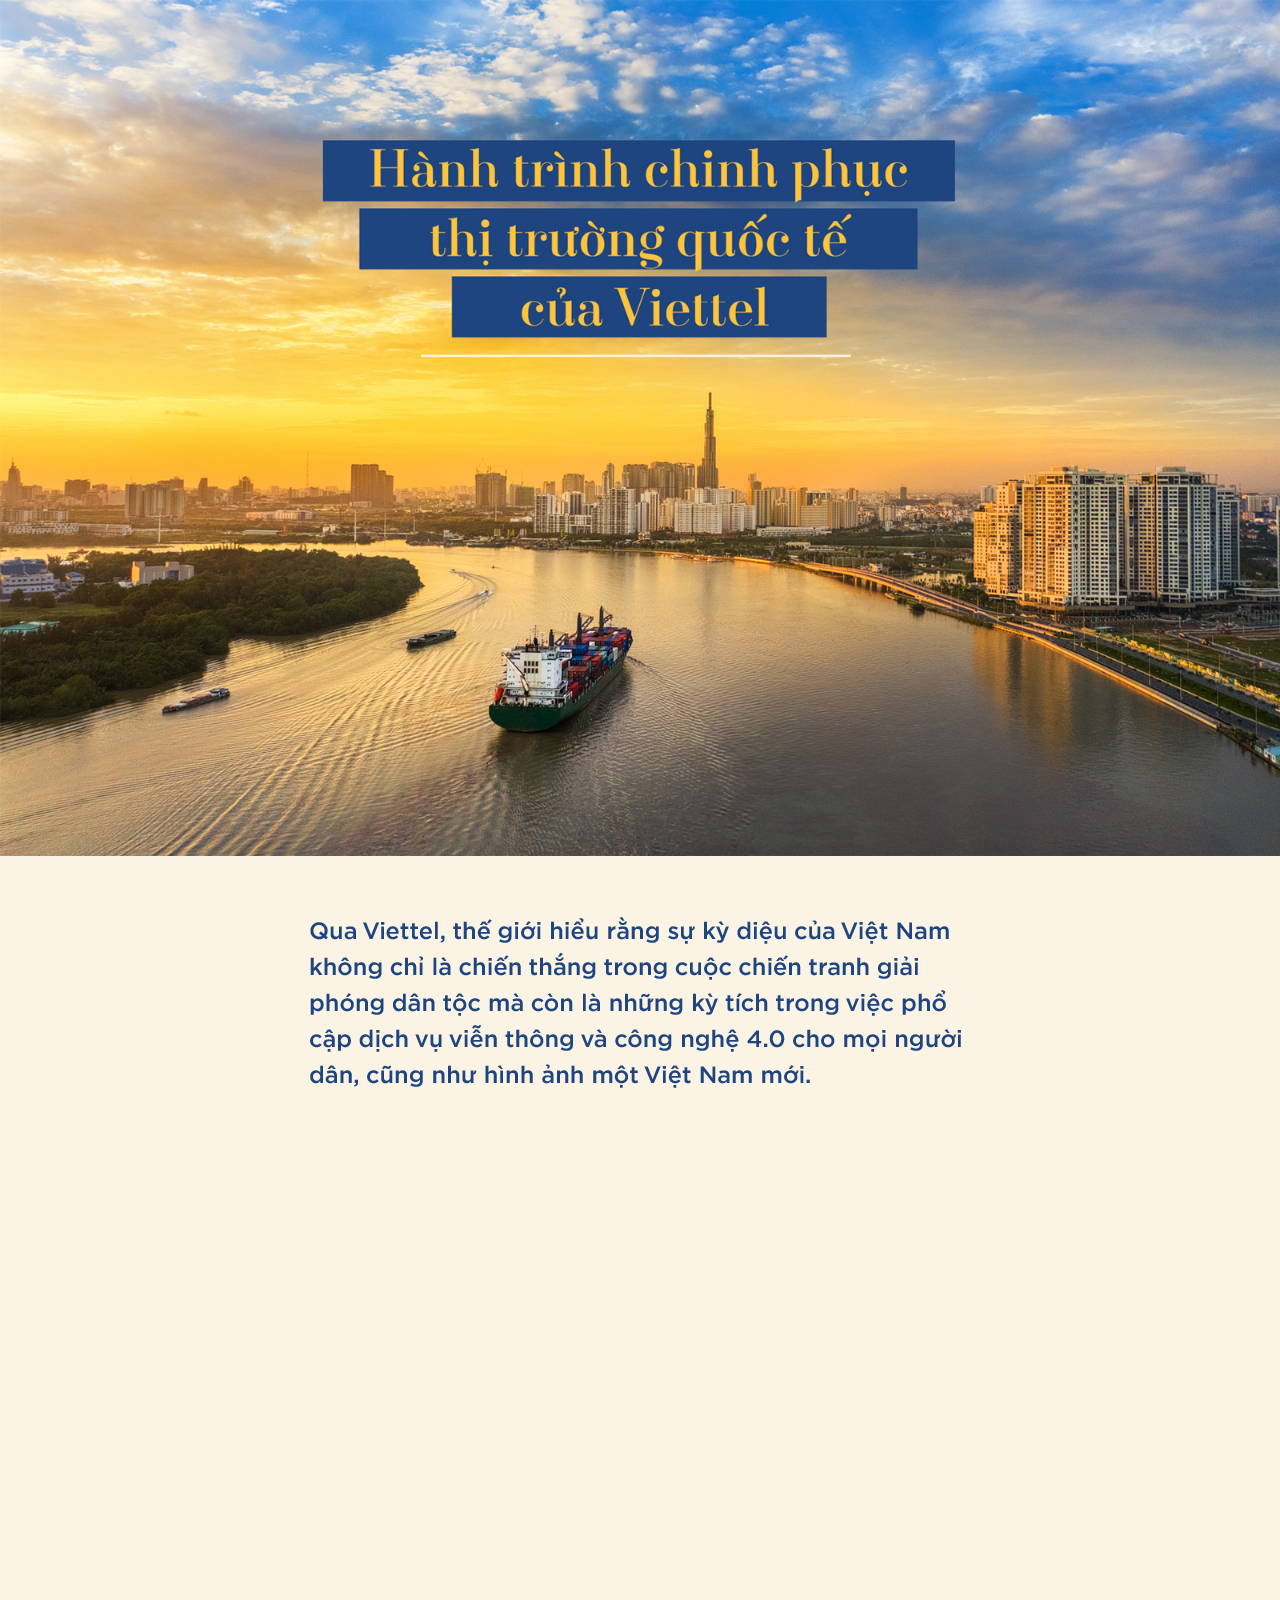
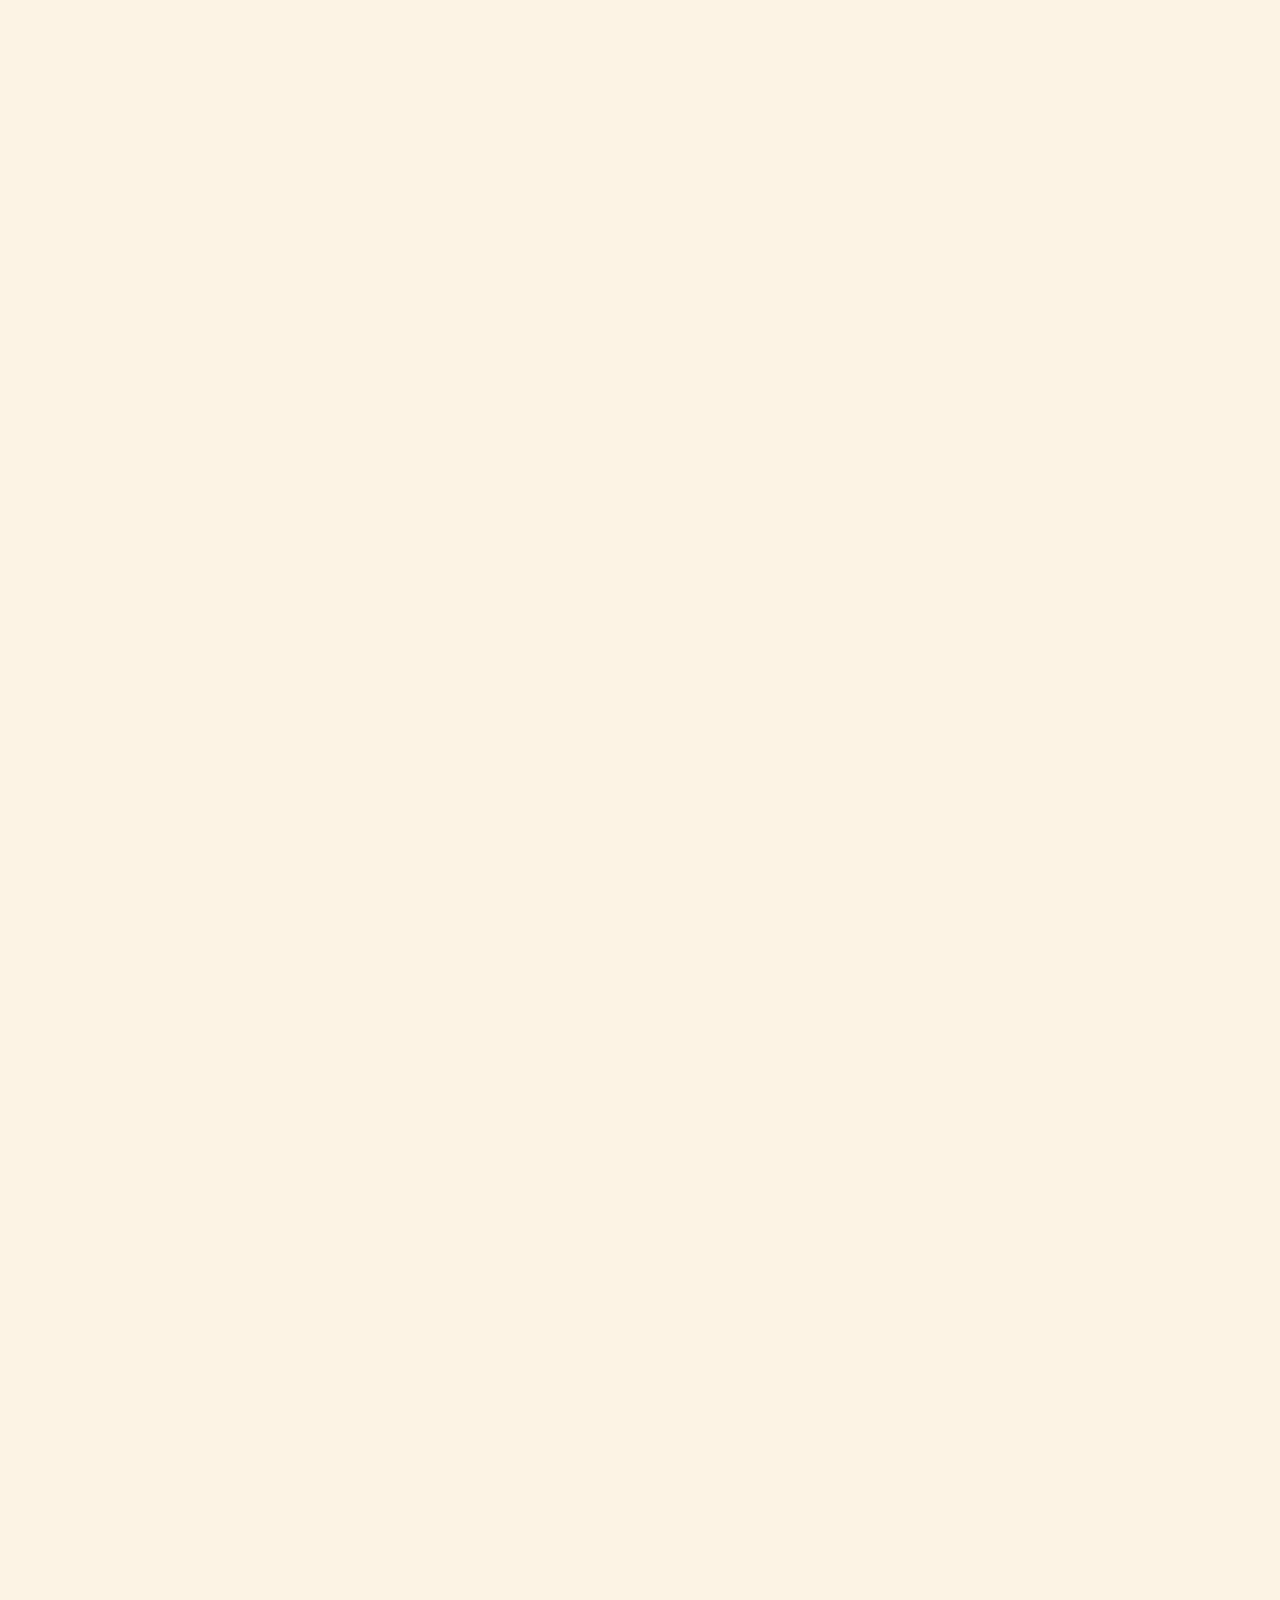
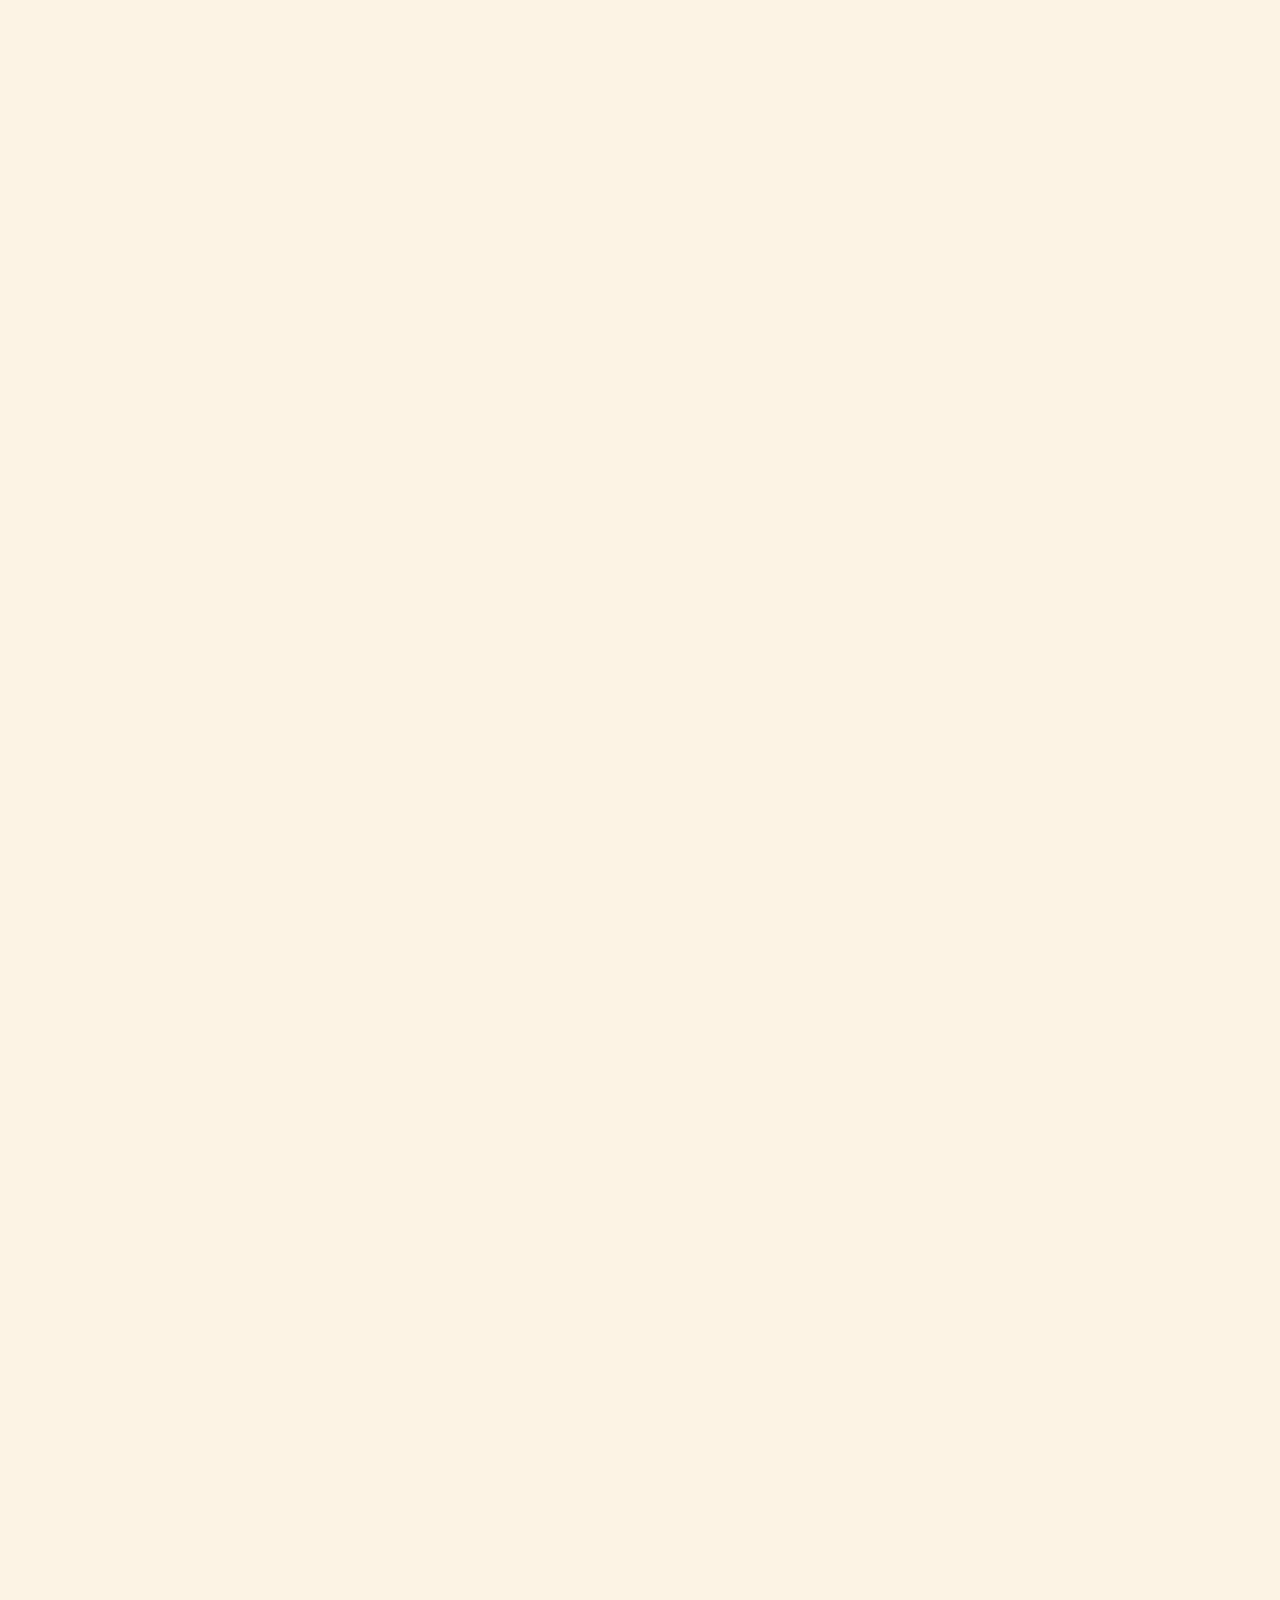
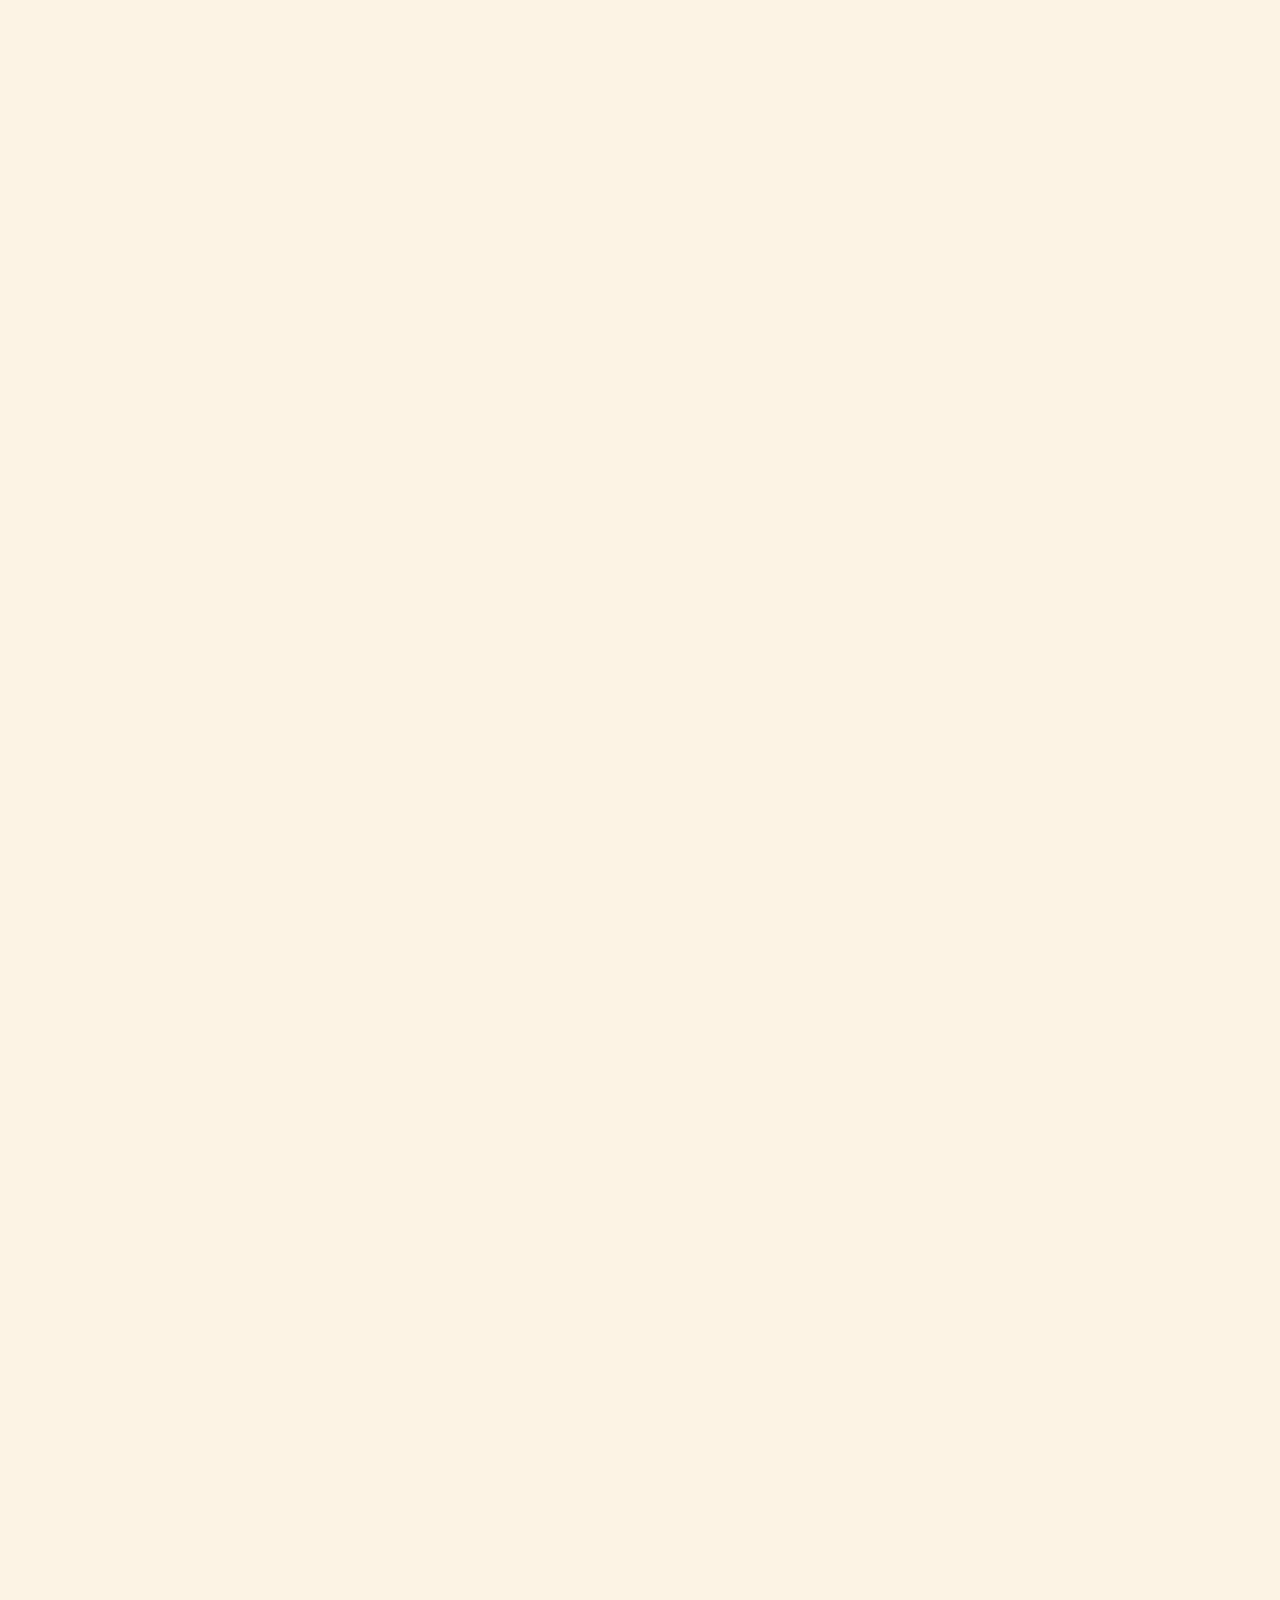
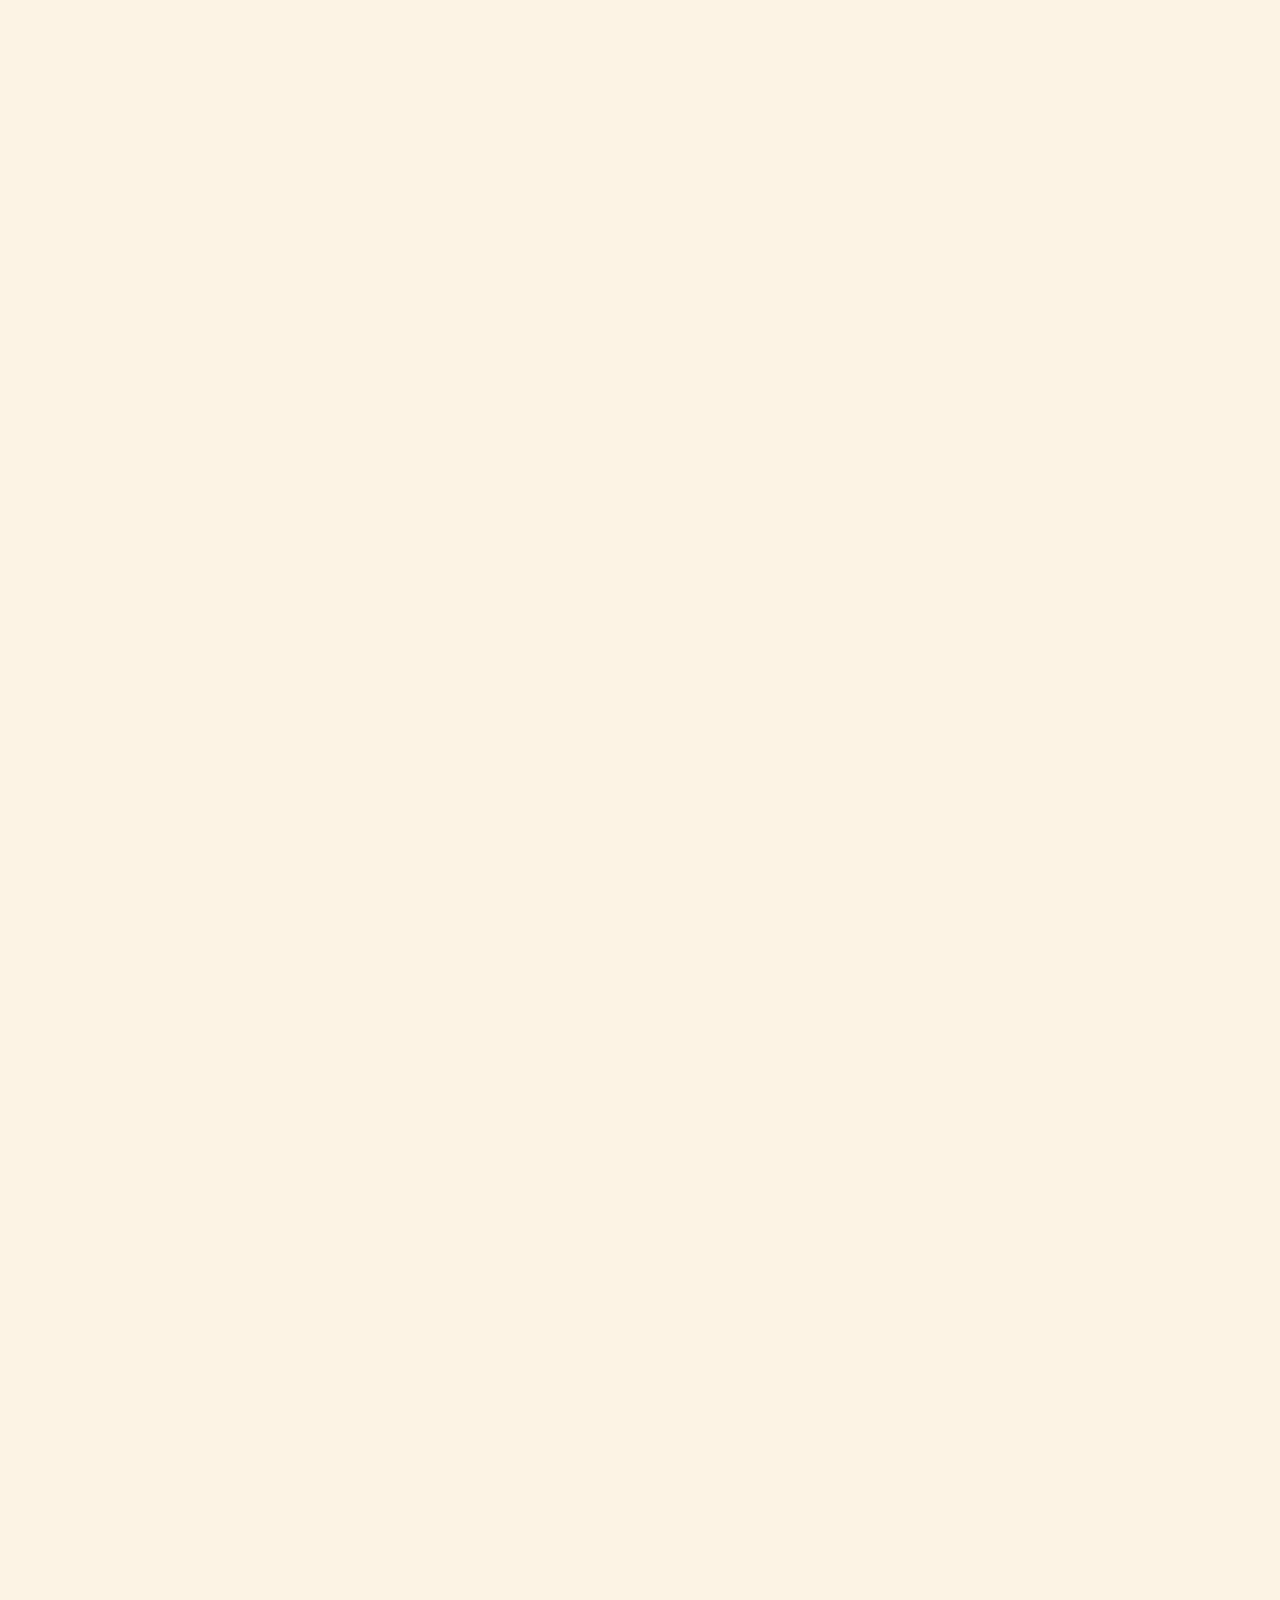
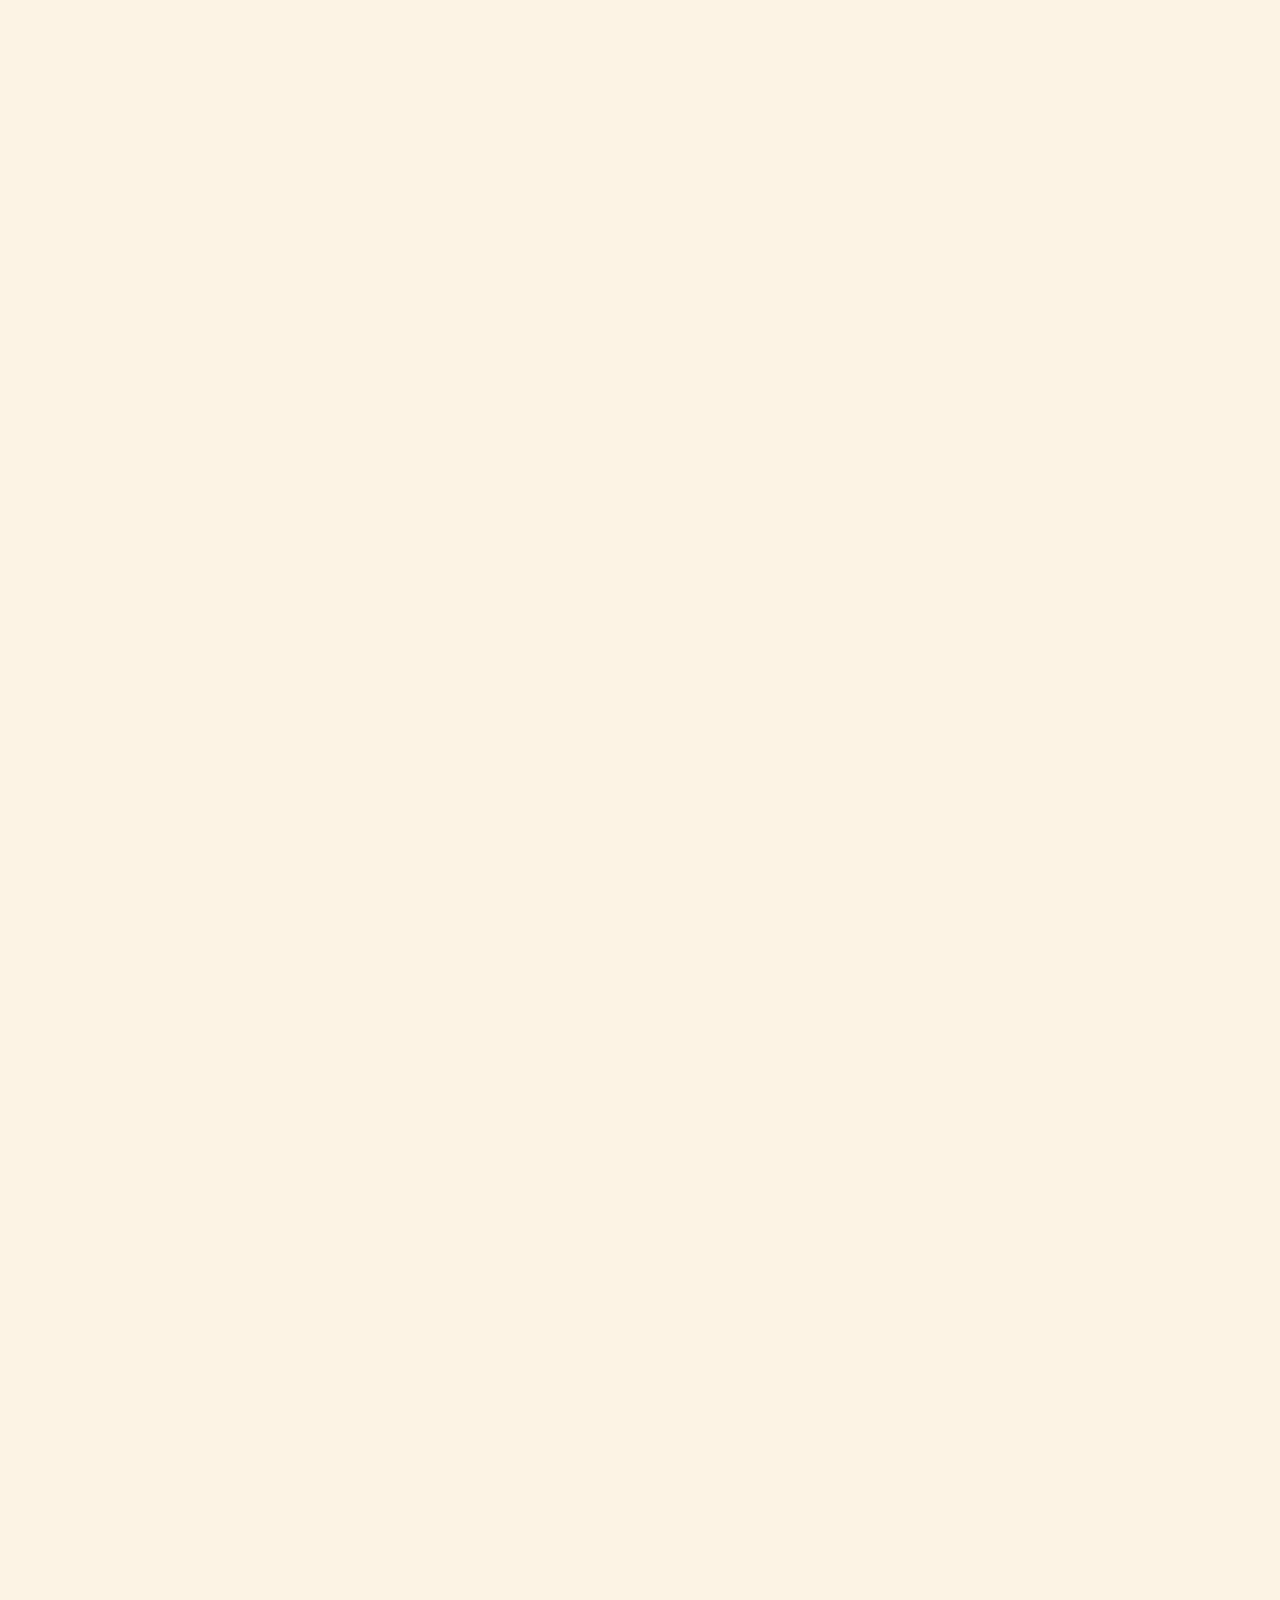
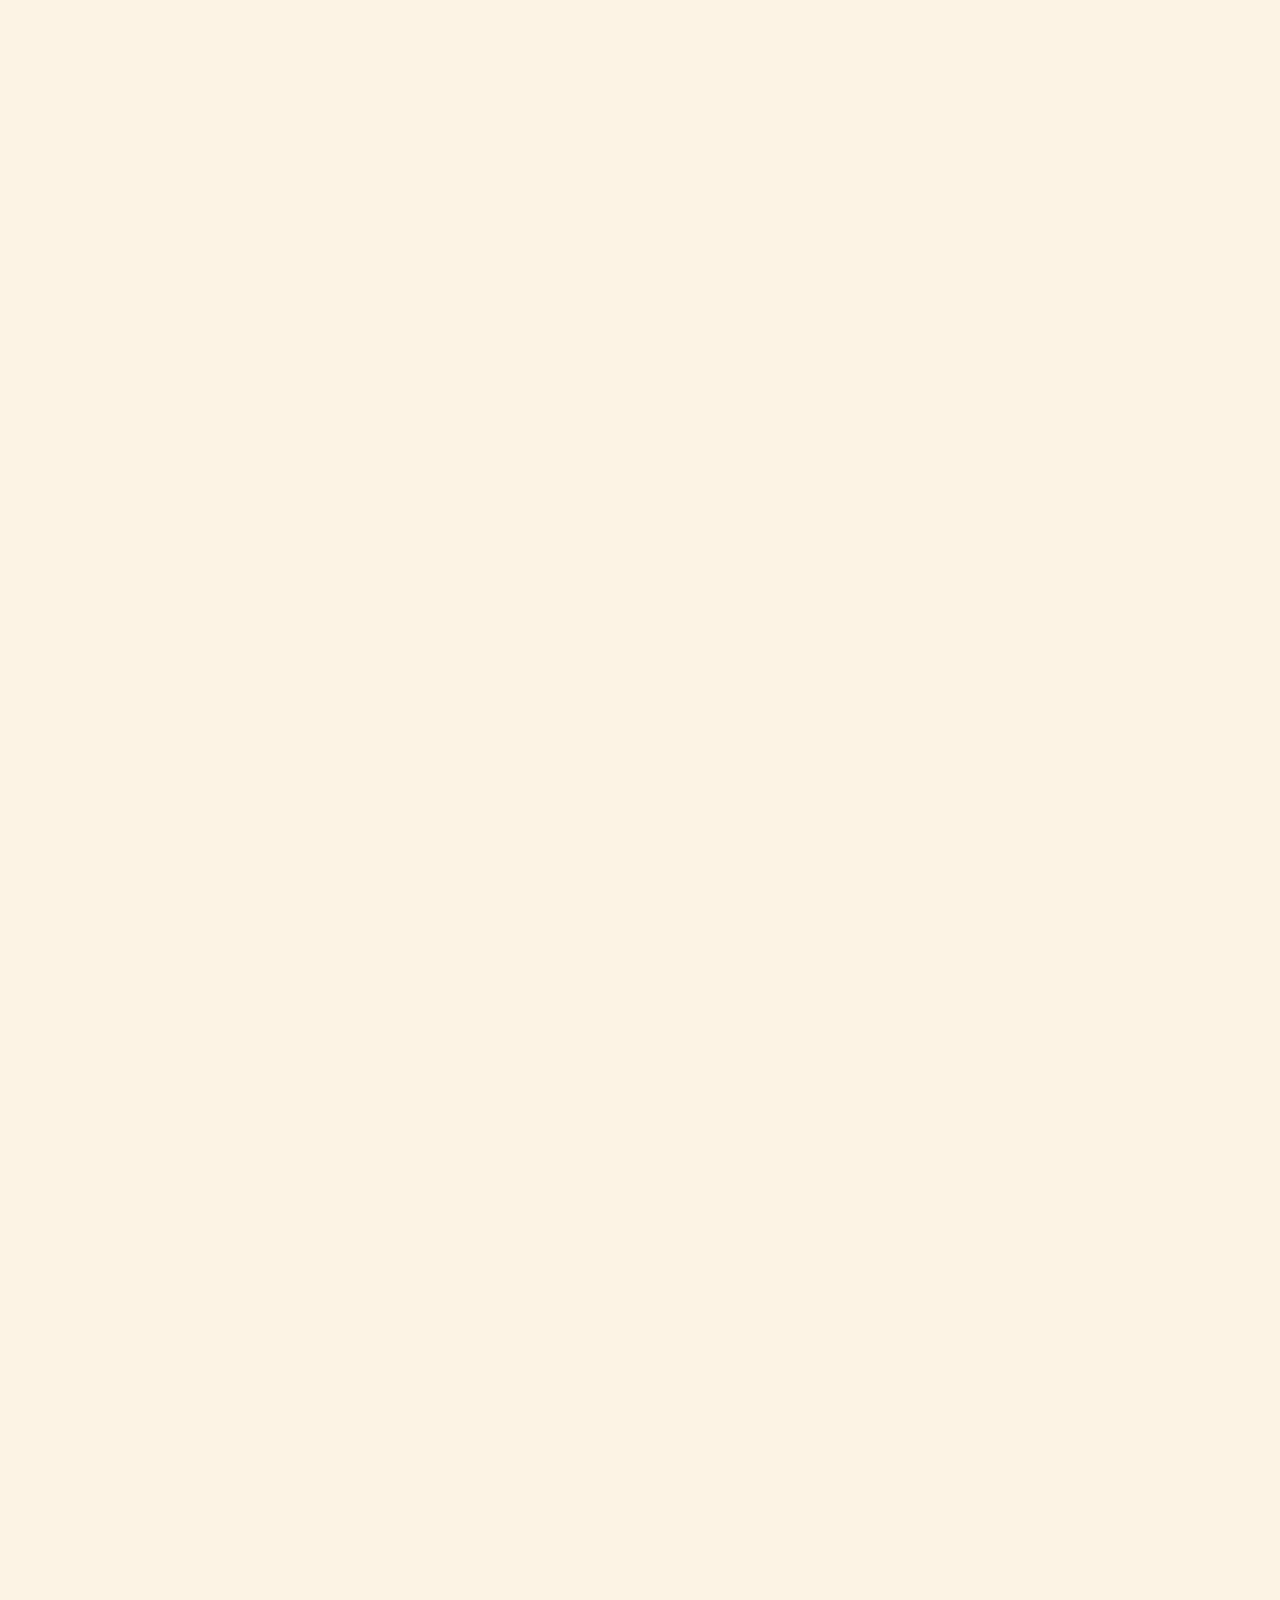
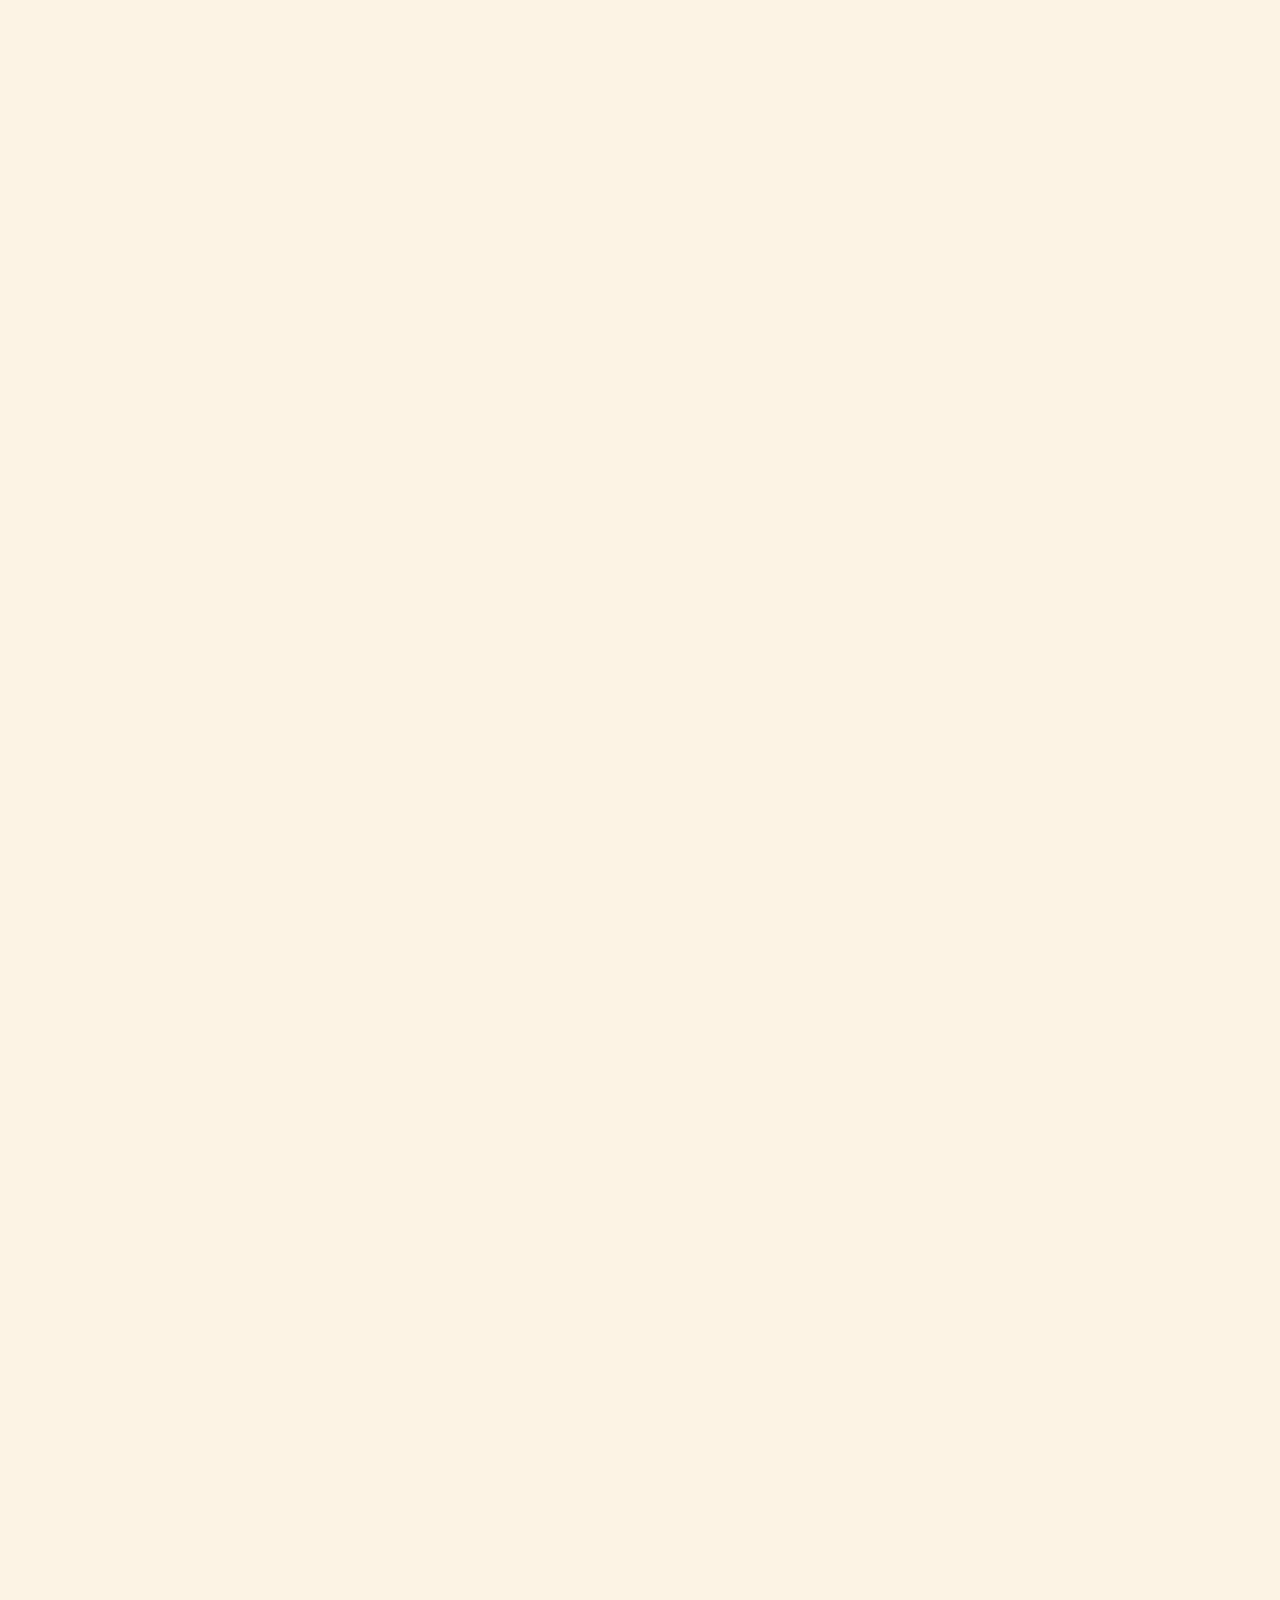
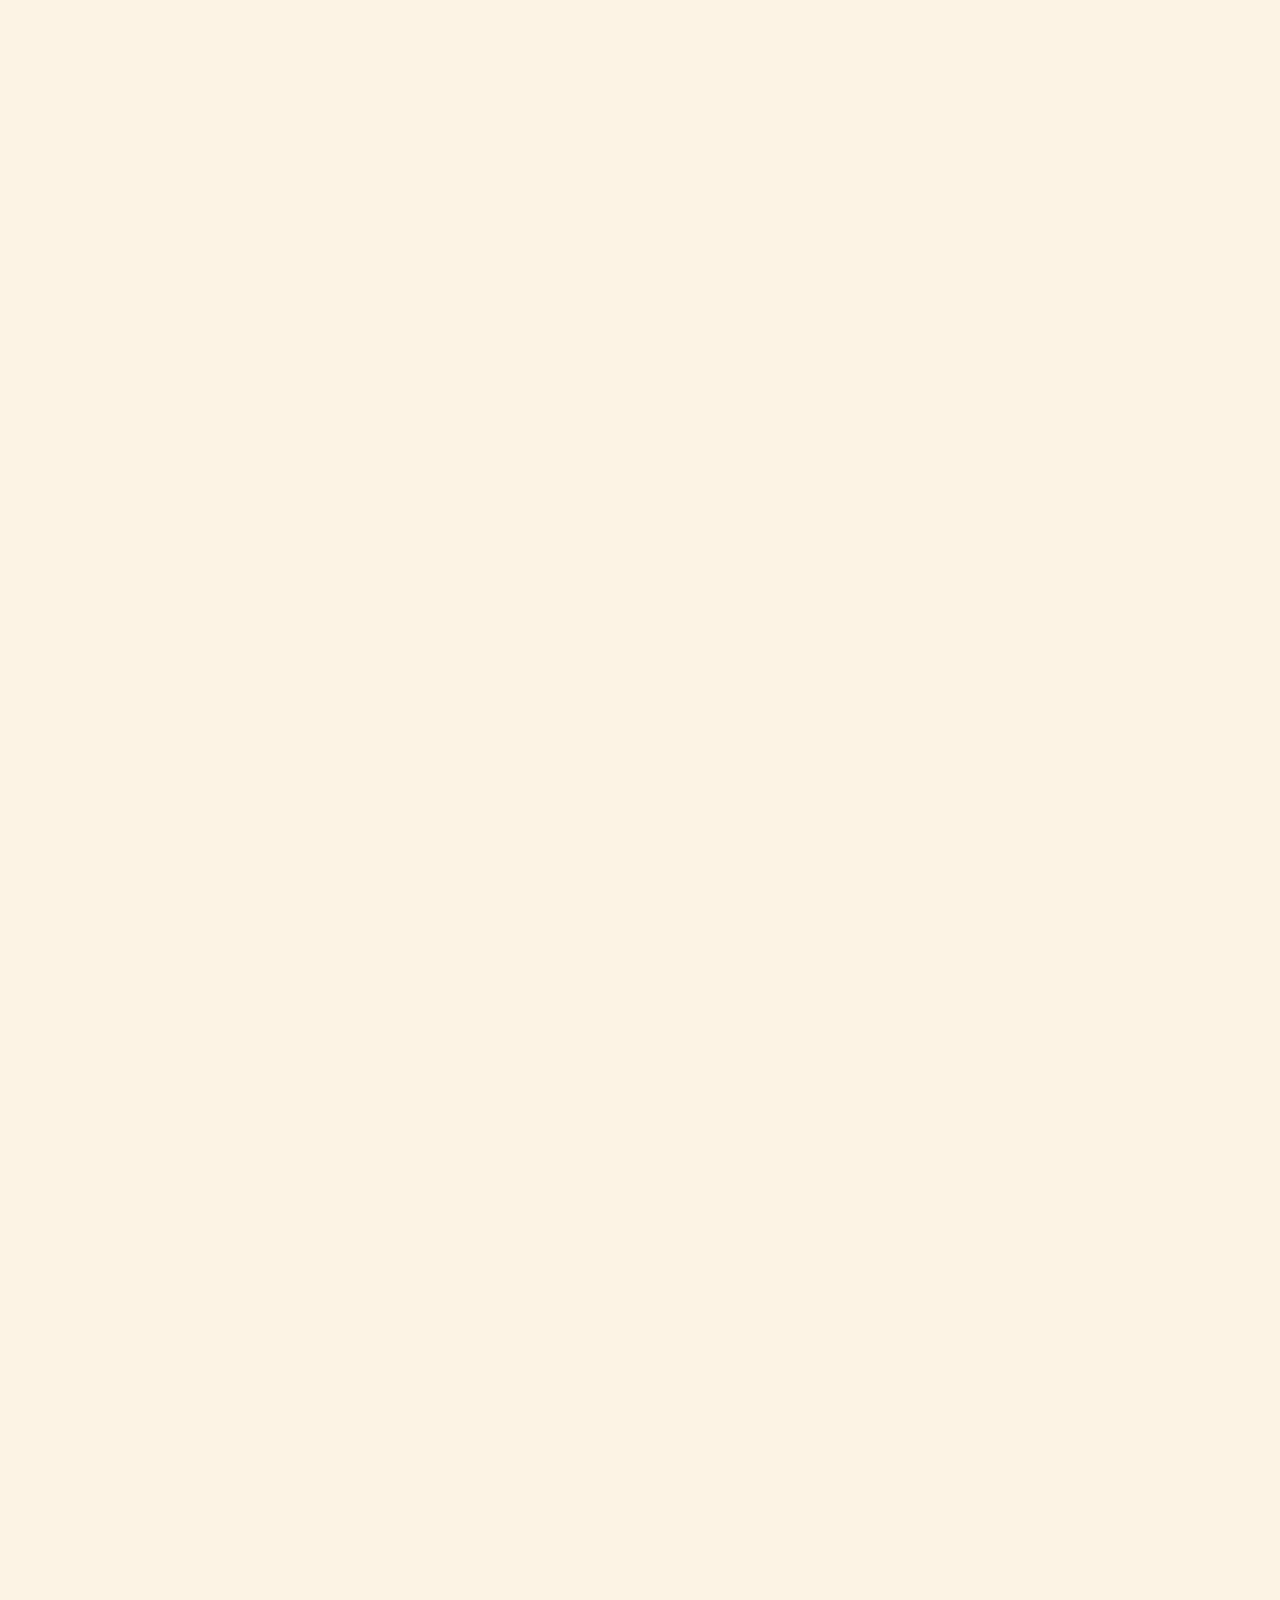
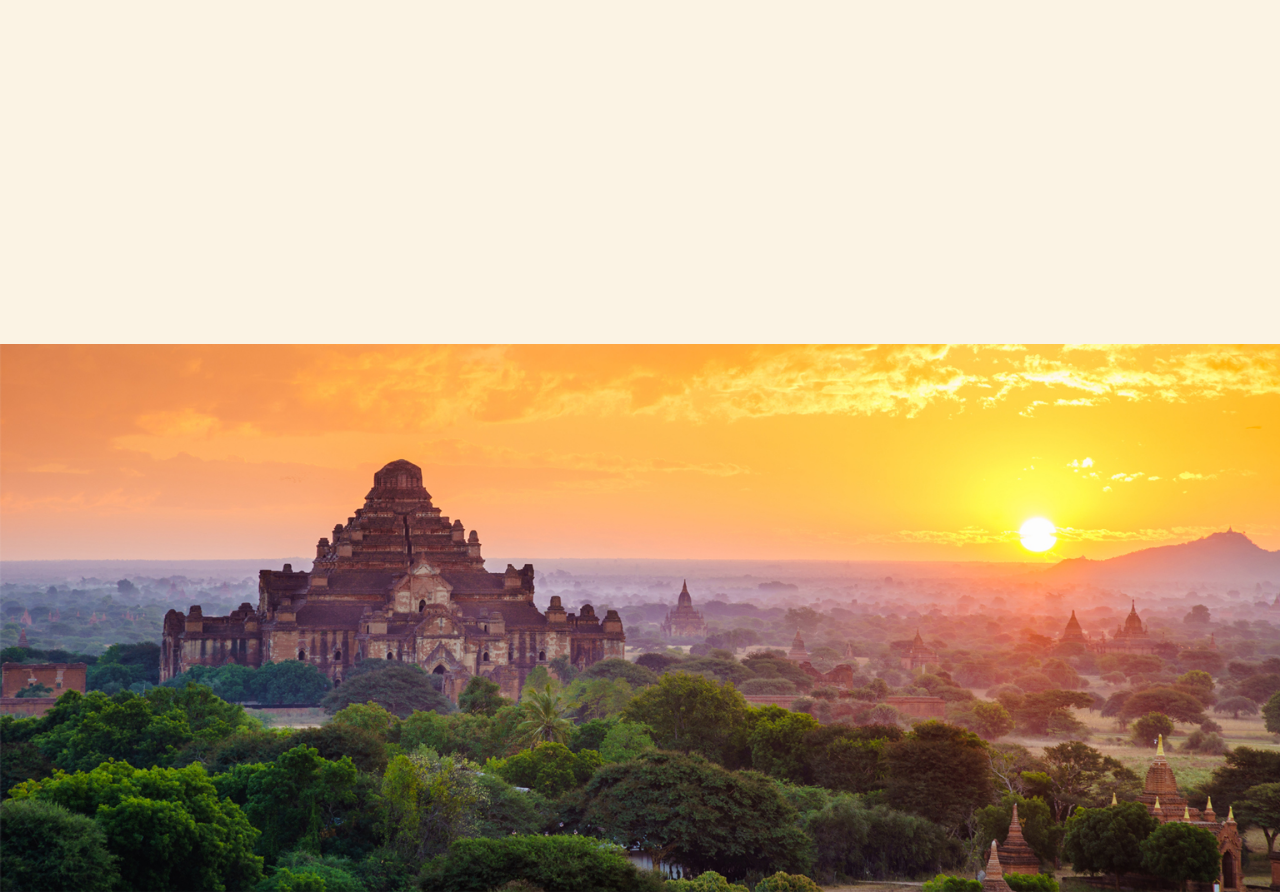
<file: web/index.html>
<!DOCTYPE html>
<html lang="en">
<head>
    <meta charset="UTF-8">
    <meta name="viewport" content="width=device-width, initial-scale=1.0">
    <meta http-equiv="X-UA-Compatible" content="ie=edge">
    <title>Tiến ra nước ngoài, Viettel đã góp phần thay đổi hình ảnh Việt Nam như thế nào?</title>
    <link rel="stylesheet" href="css/reset.css">
    <link rel="stylesheet" href="css/fonts.css">
    <link rel="stylesheet" href="css/animate.css">
    <link rel="stylesheet" href="css/style.css">
    <script src="js/jquery-3.3.1.min.js"></script>
    <script src="js/wow.min.js"></script>
    <script>
        $(document).ready(function() {
            new WOW().init();
        })
    </script>
</head>
<body>
    <div class="emag-wrapper">
        <div class="emag-cover">
            <img src="images/cover.jpg" alt="">
        </div>

        <div class="emag-sapo w660">
            <img src="images/sapo.png" alt="">
        </div>

        <div class="emag-main">
            <div class="emag-content">
                <div class="w660 wow fadeInUp" data-wow-duration="1s">
                    <p>Năm 2006, Việt Nam có chưa đầy 5 doanh nghiệp trị giá tỷ USD và không có một doanh nghiệp nào thuộc top 20 trên thế giới. Năm đó, Viettel - một công ty viễn thông với doanh thu khoảng 7.000 tỷ đồng và lợi nhuận chưa đến 1.500 tỷ đồng, vừa kinh doanh dịch vụ di động tại quê nhà Việt Nam được 2 năm, nhưng đã thực hiện những bước đi đầu tiên trên con đường “go global”.</p>

                    <p>Năm 2019, Viettel đã trở thành doanh nghiệp thuộc Top 15 công ty viễn thông lớn nhất thế giới về số thuê bao, Top 40 công ty viễn thông lớn nhất thế giới về doanh thu. Giá trị thương hiệu của Viettel được Brand Finance xác định là 4,3 tỷ USD - thuộc Top 500 thương hiệu lớn nhất trên thế giới. Riêng Viettel Global - đơn vị phụ trách lĩnh vực đầu tư ra nước ngoài của Viettel - đang có giá trị gần 2,4 tỷ USD trên sàn chứng khoán Việt Nam.</p>
                </div>

                <div class="emag-title w980 wow fadeInUp" data-wow-duration="1s" style="margin-top: 60px;">
                    <img src="images/title-1.png" alt="">
                </div>

                <div class="w660 wow fadeInUp" data-wow-duration="1s">
                    <p>Tháng 6/2006, công ty Viettel Cambodia được thành lập và 4 tháng sau, hoàn thành tuyến cáp quang đầu tiên từ văn phòng tại Sangkat Chatomuk đến trạm An Giang 18 và 19. Đoàn “cảm tử quân” lần đầu tiên đem chuông đi đánh xứ người chỉ gồm có 6 người Viettel đến từ Việt Nam, vật lộn học hành, tìm hiểu, làm tất cả mọi việc để xử lý các thủ tục giấy tờ, xin giấy phép, triển khai dự án.</p>

                    <p>Sau 3 năm chuẩn bị, mạng di động của Viettel tại Campuchia chính thức kinh doanh và ngay lập tức đối mặt với một thị trường có tới 7 doanh nghiệp và Metfone - thương hiệu được Viettel lựa chọn cho thị trường Campuchia - là thành viên thứ 8. Trong đó, riêng Mobitel đang chiếm tới 50% thị phần.</p>
                </div>

                <div class="w980 wow fadeInUp" data-wow-duration="1s">
                    <img src="images/img-1.jpg" alt="">
                </div>

                <div class="w660 wow fadeInUp" data-wow-duration="1s">
                    <p>Thế nhưng, không có doanh nghiệp nào ngay khi bắt đầu kinh doanh đã sở hữu hệ thống cáp quang bao phủ 70% số huyện, hơn 1.700 trạm phát sóng BTS phủ đến 80% số xã, cung cấp dịch vụ 25/25 tỉnh, thành phố như Metfone. Những nơi xa xôi, hiểm trở và hẻo lánh không có nhà mạng nào muốn đến đặt trạm, đều có dấu chân Metfone.</p>
                    
                    <p>Ở Việt Nam, Viettel mất 4 năm để từ vị trí thứ 4 vươn lên số 1. Còn ở Campuchia, Metfone chỉ mất 2 năm để từ vị trí thứ 8 vươn lên số 1, với 46% thị phần di động, 60% thị phần cố định băng rộng. Vị trí đó vẫn được duy trì cho đến nay. Và câu chuyện thần kỳ này của Viettel khi đi đầu tư ra nước ngoài lại tiếp tục được kể ở những quốc gia tại các lục địa xa xôi khác.</p>
                </div>

                <div class="w660 wow fadeInUp" data-wow-duration="1s">
                    <img src="images/img-2.jpg" alt="">
                </div>

                <div class="emag-title w980 wow fadeInUp" data-wow-duration="1s" style="margin-top: 60px;">
                    <img src="images/title-2.png" alt="">
                </div>

                <div class="w660 wow fadeInUp" data-wow-duration="1s">
                    <p>Năm 2010, chỉ 3 ngày trước khi Viettel sang Haiti ký hợp đồng thành lập liên doanh viễn thông, trận động đất khủng khiếp nhất trong lịch sử nhân loại đã xảy ra. Thảm họa động đất này đã phá hủy hoàn toàn các công trình lớn của quốc gia châu Mỹ, cướp đi mạng sống của hơn 300.000 người, san phẳng Thủ đô Port-au-Prince và đẩy nơi đây vào nạn dịch tả khủng khiếp.</p>

                    <p>Không ai nghĩ rằng Viettel sẽ tiếp tục đầu tư, chỉ những người Viettel tin chắc một điều: Họ không bỏ cuộc. Sau hơn 1 năm chính thức đầu tư, ngày 7/9/2011, Natcom khai trương mạng viễn thông với cơ sở hạ tầng về mạng di động đứng số 1 Haiti.</p>

                    <p>Vào thời điểm khai trương, Natcom là công ty duy nhất tại Haiti cung cấp đầy đủ dịch vụ viễn thông, công ty duy nhất cung cấp công nghệ 3G và cũng là nhà mạng sở hữu cổng kết nối Internet quốc tế duy nhất của Haiti qua tuyến cáp quang biển 10Gbps tới Bahamas kết nối đi Mỹ. Sự xuất hiện của Natcom đã trực tiếp đẩy mặt bằng giá cước viễn thông giảm tới 20% so với trước đây.</p>
                </div>

                <div class="w980 wow fadeInUp" data-wow-duration="1s">
                    <img src="images/img-3.jpg" alt="">
                </div>

                <div class="w660 wow fadeInUp" data-wow-duration="1s">
                    <p>Gần giống như tại Haiti, vào năm 2014, khi Viettel chính thức kinh doanh tại Burundi - một quốc gia châu Phi - thì đất nước này rơi vào trạng thái bất ổn về chính trị. Các nhà mạng đang kinh doanh tại đây đều tạm ngừng hoạt động và đưa các nhân sự chủ chốt rời đi để đảm bảo an toàn.</p>

                    <p>Vẫn là quyết định khác người, những người Lumitel - thương hiệu của Viettel tại Burundi đã ở lại để thực hiện một “kỳ tích”. Do là mạng di động duy nhất còn liên lạc thông suốt và còn bán sim thẻ trên khắp đất nước, Lumitel hoàn thành mốc 600.000 khách hàng và có lãi trong vòng 1 tháng. Sau 4 tháng, Lumitel đạt 1 triệu thuê bao, tương đương 10% dân số Burundi.</p>

                    <p>Đây không những là thị trường mà Viettel vươn lên vị trí số 1 nhanh nhất trong lịch sử, mà còn là doanh nghiệp viễn thông duy nhất trên thế giới bước chân vào một thị trường bị “trấn giữ” bởi 5 mạng di động, mà có thể có lãi trong thời gian chỉ hơn 4 tuần.</p>
                </div>

                <div class="w980">
                    <div class="w660">
                        <img class="wow fadeInUp" data-wow-duration="1s" src="images/img-4.jpg" alt="">
                    </div>
                    <img class="wow fadeInUp" data-wow-duration="1s" src="images/img-5.jpg" alt="" style="margin-top: 0;">
                </div>

                <div class="w660 wow fadeInUp" data-wow-duration="1s">
                    <p>Cũng tại lục địa đen, mạng Movitel của Viettel tại Mozambique từng được mệnh danh là “Điều kỳ diệu châu Phi” khi làm bùng nổ một cuộc cách mạng về di động và giành tới 6 giải thưởng quốc tế. Trước khi Movitel xuất hiện, chỉ dân thành phố mới có thể sử dụng Internet và điện thoại di động với mức giá cước “người giàu”.</p>

                    <p>Năm 2012, Movitel bắt đầu kinh doanh và hiện nay, người dân Mozambique có thể sở hữu một chiếc điện thoại di động 2G với giá 799 Metical (khoảng 250.000 đồng), hay điện thoại 3G với giá 3.199 Metical (chưa tới 1 triệu đồng) với mức cước thấp hơn các nhà mạng khác.</p>

                    <p>Giữa tháng 3/2019, khi siêu bão Idai đổ bộ vào Mozambique, hủy hoại mọi thứ trên đường đi, bao gồm các mạng di động. Với tác phong của Viettel, Movitel là nhà mạng đầu tiên khắc phục cơ bản các sự cố để đảm bảo liên lạc thông tin trở lại.</p>
                </div>

                <div class="emag-title w980 wow fadeInUp" data-wow-duration="1s" style="margin-top: 60px;">
                    <img src="images/title-3.png" alt="">
                </div>

                <div class="w660 wow fadeInUp" data-wow-duration="1s">
                    <p>Đông Timor là một thị trường rất nhỏ với dân số chỉ tương đương 1 thành phố nhỏ ở Việt Nam. 90% địa hình nơi đây là đồi núi nên việc triển khai hạ tầng mạng lưới rất gian nan, đẩy chi phí đầu tư lên rất cao. Thị trường kém hấp dẫn khiến cho đảo quốc này chỉ có một mạng di động, cho đến khi Viettel đặt chân đến.</p>

                    <p>Với kinh nghiệm “làm những việc không ai làm”, Viettel không khó khăn để giải quyết bài toán trồng trạm trên địa hình xấu, và với chi phí thấp.</p>

                    <p>Sau thời gian là 6 tháng khai trương, Telemor đã có lãi. Doanh nghiệp tí hon được trao giải “Doanh nghiệp tăng trưởng nhanh nhất năm tại khu vực châu Á, châu Úc và New Zealand" trong khuôn khổ giải thưởng kinh doanh quốc tế năm 2015 của tổ chức Stevie Awards (Mỹ).</p>

                    <p>Thủ tướng Xanana Gusmao của Dong Timor nói rằng, Viettel đã tạo ra sự khác biệt và làm biến đổi nhanh chóng cho đất nước này. Chỉ sau 1 năm xây dựng, hạ tầng mạng lưới của Telemor đã phủ rộng khắp các huyện, xã. Nhiều cột điện, cáp quang viễn thông được triển khai cả ở những nơi điện lưới quốc gia chưa tới. Viễn thông đã đến với người nghèo, kể cả những nơi mà việc tiếp cận thông tin là rất khó khăn.</p>
                </div>

                <div class="w980 wow fadeInUp" data-wow-duration="1s">
                    <img src="images/img-6.jpg" alt="">
                </div>

                <div class="w660 wow fadeInUp" data-wow-duration="1s">
                    <p>Myanmar là thị trường quốc tế thứ 10 và mới nhất của Viettel khi chính thức kinh doanh vào tháng 6/2018. Thế nhưng, Myanmar lại là nơi mà những người Viettel đã “nằm vùng” cả thập kỷ, trải qua rất nhiều lần lỡ hẹn mới có thể chinh phục.</p>

                    <p>Myanmar - “cô gái không còn trẻ nhưng vẫn rất đẹp” đã một lần nữa chứng tỏ những chiến lược của Viettel là đúng đắn. Nhà mạng Mytel (thương hiệu Viettel tại đây) trở thành hiện tượng hiếm có của ngành viễn thông thế giới với tốc độ tăng trưởng đáng kinh ngạc. Chỉ sau 8 tháng kinh doanh, đã đạt gần 5,2 triệu thuê bao di động, vươn lên chiếm 14% thị phần viễn thông và đứng thứ 3 trên thị trường. Mytel cũng là công ty có tốc độ tăng trưởng nhanh nhất của Viettel trong lịch sử hoạt động, bao gồm cả thị trường Việt Nam.</p>

                    <p>Với lợi thế về hạ tầng 4G tốc độ cao và mạng lưới rộng lớn nhất đất nước Myanmar, đem đến các dịch vụ chất lượng cao nhưng giá rẻ, Mytel đã tạo ra một cuộc cách mạng trên thị trường dữ liệu di động, làm bùng nổ hoạt động truy cập Internet tìm kiếm thông tin, nghiên cứu, giải trí… trong cộng đồng người dân đất nước chùa tháp. Năm 2019, Mytel đặt mục tiêu tăng gấp đôi số thuê bao lên 10 triệu, tiếp tục phát triển mạng 4G và thực hiện chuyển đổi số ngay trong năm nay.</p>
                </div>

                <div class="w980 wow fadeInUp" data-wow-duration="1s">
                    <img src="images/img-7.jpg" alt="">
                </div>

                <div class="emag-title w980 wow fadeInUp" data-wow-duration="1s" style="margin-top: 60px;">
                    <img src="images/title-4.png" alt="">
                </div>

                <div class="w660 wow fadeInUp" data-wow-duration="1s">
                    <p>Từ 6 người dũng cảm thực hiện nhiệm vụ là đầu tư sang Campuchia, giờ đây thị trường của Viettel đã là 11 quốc gia (bao gồm cả Việt Nam). Tại châu Á có 4 nước là: Campuchia, Lào, Đông Timor và Myanmar. Tại Châu Phi có 4 nước là: Mozambique, Cameroon, Burundi và Tanzania. Tại châu Mỹ có 2 nước là: Haiti và Peru. Số thuê bao khách hàng của Viettel tại nước ngoài đã đạt hơn 35 triệu. Thương hiệu viễn thông của Viettel đã đứng vị trí số 1 tại 5 quốc gia, gồm: Campuchia, Lào, Burundi, Đông Timor và Mozambique.</p>

                    <p>Sau mỗi cuộc chinh phục, Viettel lại để lại trên bản đồ viễn thông thế giới bằng những hiện tượng. Nếu như ở Việt Nam, Viettel lập kỷ lục của thế giới là trong vòng 4 năm từ nhà mạng thứ 4 vươn lên thứ nhất thì tại Campuchia, Viettel chỉ mất 2 năm, tại Mozambique chỉ mất 1 năm và tại Burundi chỉ mất 6 tháng…</p>

                    <p>Quá trình tạo ra điều này của Viettel luôn gắn liền với chiến lược “hạ tầng đi trước, kinh doanh theo sau” và ở nhiều quốc gia là “lấy nông thôn vây thành thị”. Trước khi chính thức cung cấp dịch vụ, mạng lưới hạ tầng phát sóng của Viettel luôn phủ rộng khắp mọi vùng miền, đưa mạng di động và Internet đến với mọi người dân của 11 thị trường.</p>
                </div>

                <div class="w660 wow fadeInUp" data-wow-duration="1s">
                    <img src="images/img-8.jpg" alt="">
                </div>

                <div class="w660 wow fadeInUp" data-wow-duration="1s">
                    <p>Việc nhanh chóng chiếm lĩnh vị trí dẫn đầu trên thị trường ở nhiều quốc gia đã chứng tỏ được sức mạnh của Viettel trong ngành viễn thông toàn cầu. Với công nghệ mới 5G, Viettel sẽ là một trong những công ty đầu tiên trên thế giới chính thức kinh doanh.</p>
                </div>

                <div class="w980 wow fadeInUp" data-wow-duration="1s">
                    <img src="images/img-9.jpg" alt="">
                </div>

                <div class="w660 wow fadeInUp" data-wow-duration="1s">
                    <p>Và họ không dừng lại ở đó. Hệ thống hạ tầng sâu rộng và hiện đại mà Viettel xây dựng sẽ trở thành nền tảng vững chắc để Viettel triển khai hàng loạt dự án 4.0 tại các trong các lĩnh vực như giáo dục, nông nghiệp, giao thông, an ninh… với lợi thế so với đối thủ.</p>

                    <p>Những sản phẩm 4.0 của Viettel đã và sẽ giúp cho các dịch vụ công nghệ thông tin kết hợp viễn thông đi vào mọi ngõ ngách của cuộc sống. Một ví dụ tiêu biểu, ví điện tử Emoney được Metfone cung cấp năm 2015 ở Campuchia đã tạo ra một cuộc cách mạng trong thanh toán trực tuyến tại đất nước chùa tháp.</p>

                    <p>Ví điện tử Lumicash của Lumitel bắt đầu được cung cấp từ 9/2016 tưởng chừng như khó có thể phát triển ở một đất nước nghèo như Burundi nhưng đến hết năm 2018, số lượng khách hàng mới đã tăng gấp 4 lần so với năm 2017, đưa tổng số khách hàng đạt 320.000, chiếm 47% thị phần ví điện tử tại Burundi, chiếm giữ vị trí số 1. Hiện nay dịch vụ Lumicash đã kinh doanh có lãi.</p>
                </div>

                <div class="w980 wow fadeInUp" data-wow-duration="1s">
                    <img src="images/img-10.jpg" alt="">
                </div>

                <div class="w660 wow fadeInUp" data-wow-duration="1s">
                    <p>Hoạt động trên nhiều múi giờ, tại ba châu lục Á, Phi và Mỹ Latinh, người Viettel nói rằng, mặt trời sẽ không bao giờ lặn ở Viettel.</p>

                    <p>Nó chính là khát vọng Viettel luôn cháy không ngừng trong suốt 30 năm nay và cả trong tương lai. Nếu không có khát vọng và chủ động bước chân ra khỏi biên giới Việt Nam ngay từ khi còn là một doanh nghiệp viễn thông nhỏ bé thì Viettel đã không có một thị trường toàn cầu với 320 triệu dân và hơn 100 triệu khách hàng như hôm nay.</p>
                </div>

                <div class="emag-credit w660 wow fadeInUp" data-wow-duration="1s">
                    <img src="images/credit.png" alt="">
                </div>

                <div>
                    <img src="images/footer.jpg" alt="" style="margin-bottom: 0;">
                </div>
            </div>
        </div>
    </div>
</body>
</html>
</file>
<file: web/css/fonts.css>
@font-face {
    font-family: 'NotoSerif';
    src: url('../fonts/NotoSerif-Regular.ttf') format('truetype');
    font-weight: 400;
}
@font-face {
    font-family: 'NotoSerif';
    src: url('../fonts/NotoSerif-Italic.ttf') format('truetype');
    font-weight: 400;
    font-style: italic;
}
@font-face {
    font-family: 'NotoSerif';
    src: url('../fonts/NotoSerif-Bold.ttf') format('truetype');
    font-weight: 700;
}
@font-face {
    font-family: 'NotoSerif';
    src: url('../fonts/NotoSerif-BoldItalic.ttf') format('truetype');
    font-weight: 700;
    font-style: italic
}
@font-face {
    font-family: 'Gotham';
    src: url('../fonts/Gotham.ttf') format('truetype');
    font-weight: 400;
}
</file>
<file: web/css/style.css>
*, *::before, *::after {
    margin: 0;
    padding: 0;
    box-sizing: border-box;
    -webkit-box-sizing: border-box;
    -moz-box-sizing: border-box;
}
img {
    vertical-align: middle;
}
.w980 {
    width: 980px;
    margin: 0 auto;
}
.w660 {
    width: 660px;
    margin: 0 auto;
}
.w450 {
    width: 450px!important;
    margin: 0 auto;
}
.emag-wrapper {
    background-color: #fbf3e4;
}
/* .emag-cover {
    padding-top: 44px;
    background-color: #000;
} */
.emag-cover img {
    width: 100%;
}
.emag-sapo {
    margin: 60px auto;
}
.emag-sapo img {
    width: 100%;
}
.emag-quote {
    margin-top: -150px;
}
.emag-quote-head {
    font-family: 'Gotham', sans-serif;
    font-size: 30px;
    color: #343434;
    text-transform: uppercase;
    margin-bottom: 30px
}
.emag-quote-head span {
    display: inline-block;
}
.emag-quote-head span::after {
    content: '';
    display: block;
    width: 100%;
    height: 2px;
    background-color: #665f5d;
}
.emag-quote-text {
    font-family: 'NotoSerif', serif;
    font-style: italic;
    font-size: 17px;
    line-height: 26px;
    margin-bottom: 30px
}
.emag-title {
    margin-bottom: 60px;
}
.emag-content p {
    font-family: 'NotoSerif', serif;
    font-size: 17px;
    line-height: 26px;
    margin-bottom: 30px;
}
.emag-content p.bold {
    font-weight: 700;
}
.emag-content img {
    width: 100%;
    margin-top: 30px;
    margin-bottom: 30px;
}
.emag-content-left::after,
.emag-content-right::after {
    content: '';
    display: block;
    clear: both;
}
.emag-content-left img {
    float: right;
    margin-left: 20px;
    margin-right: -160px;
    margin-top: 6px;
}
.emag-content-right img {
    float: left;
    margin-right: 20px;
    margin-left: -160px;
    margin-top: 6px;
}
.emag-fullwidth {
    background: url('../images/bg.jpg') repeat-y center;
    background-size: 100% auto;
    margin-top: 60px;
    padding-top: 70px;
    padding-bottom: 55px;
}
.emag-fullwidth p {
    color: #e5d4b5;
}
.emag-two-column {
    display: flex;
    justify-content: space-between
}
.emag-column-left {
    width: 465px;
}
.emag-column-right {
    width: 475px;
}
.emag-credit {
    margin: 60px auto;
}
.emag-credit p {
    margin-bottom: 0;
    font-family: 'Gotham', sans-serif;
}
.emag-column::after {
    content: '';
    display: block;
    clear: both;
}
.emag-column img {
    width: 488px;
    height: 324px;
    float: left;
}
.emag-column img:last-child {
    margin-left: 4px;
}
</file>
